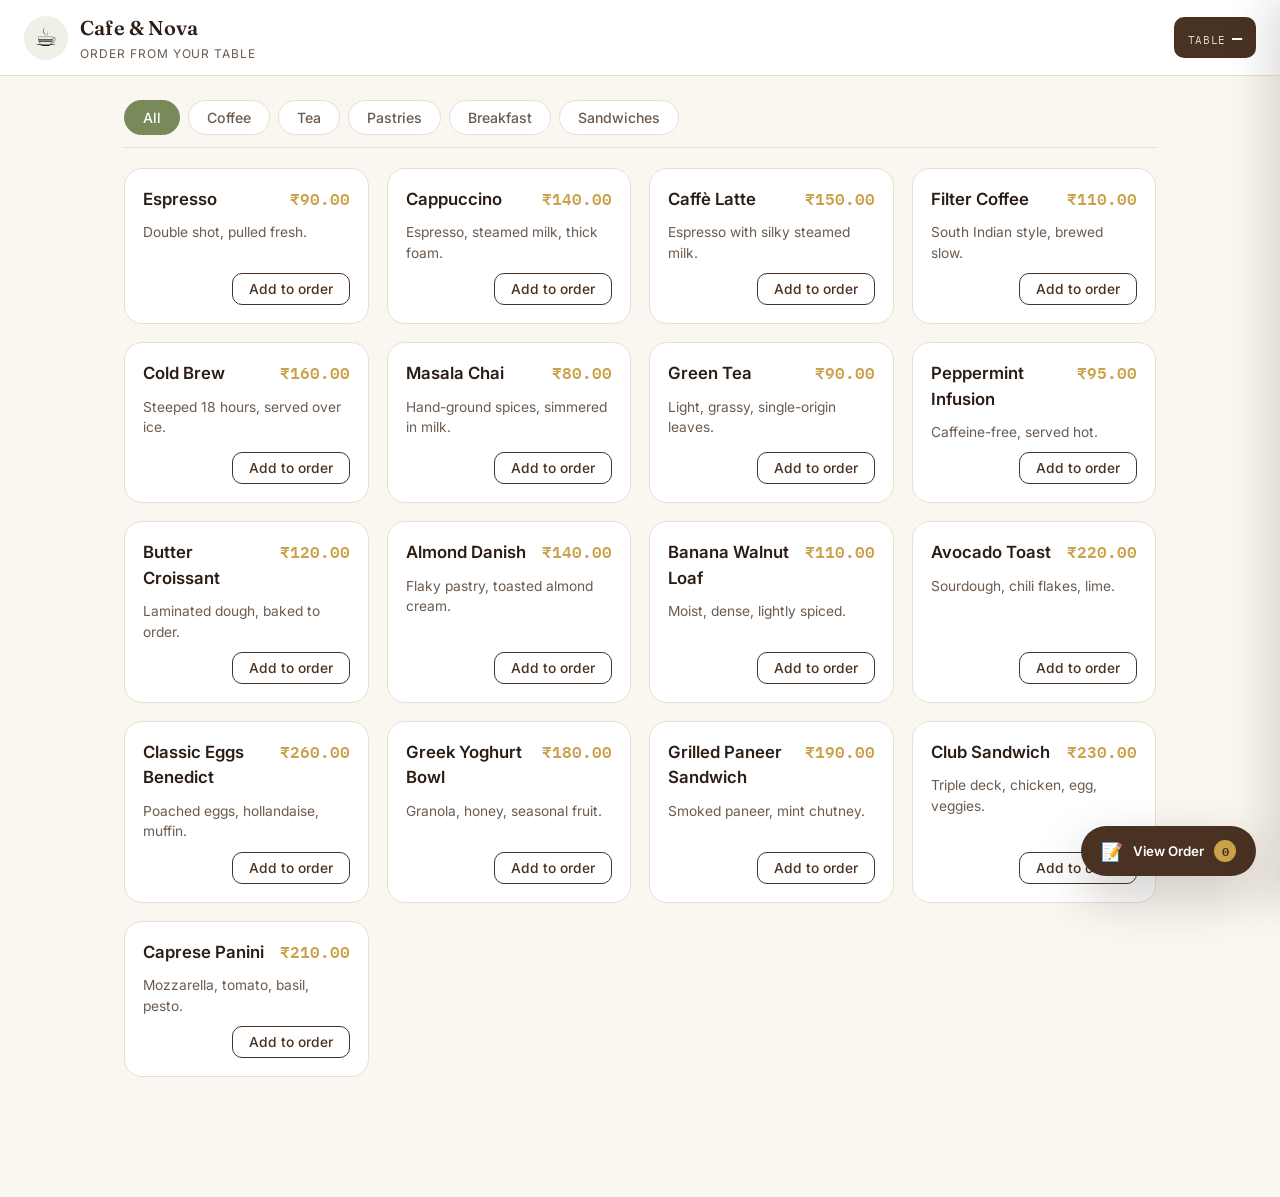
<file: frontend/index.html>
<!DOCTYPE html>
<html lang="en">
<head>
  <meta charset="UTF-8" />
  <meta name="viewport" content="width=device-width, initial-scale=1.0" />
  <title>Cafe &amp; Nova — Table Order</title>

  <!-- Google Fonts: Fraunces (display), Inter (body), IBM Plex Mono (ticket/data) -->
  <link rel="preconnect" href="https://fonts.googleapis.com" />
  <link rel="preconnect" href="https://fonts.gstatic.com" crossorigin />
  <link
    href="https://fonts.googleapis.com/css2?family=Fraunces:opsz,wght@9..144,400;9..144,600;9..144,700&family=Inter:wght@400;500;600&family=IBM+Plex+Mono:wght@400;500;600&display=swap"
    rel="stylesheet"
  />

  <link rel="stylesheet" href="css/nova.css" />
</head>
<body>

  <!-- ===================== HEADER ===================== -->
  <header class="site-header">
    <div class="brand">
      <span class="brand-mark" aria-hidden="true">&#9749;</span>
      <div class="brand-text">
        <h1 class="brand-name">Cafe &amp; Nova</h1>
        <p class="brand-tagline">order from your table</p>
      </div>
    </div>
    <div class="table-badge" id="tableBadge">
      <span class="table-badge-label">Table</span>
      <span class="table-badge-number" id="tableBadgeNumber">—</span>
    </div>
  </header>

  <!-- ===================== MAIN MENU ===================== -->
  <main class="app">
    <!-- Category filter tabs are generated by script.js -->
    <nav class="category-tabs" id="categoryTabs" aria-label="Menu categories"></nav>

    <!-- Menu items are rendered here by script.js -->
    <section class="menu-grid" id="menuGrid" aria-label="Menu items"></section>
  </main>

  <!-- Floating button that opens the cart drawer -->
  <button class="cart-fab" id="cartFab" aria-label="Open cart" type="button">
    <span class="cart-fab-icon" aria-hidden="true">&#128221;</span>
    <span class="cart-fab-text">View Order</span>
    <span class="cart-fab-count" id="cartCount">0</span>
  </button>

  <!-- Dimmed backdrop shown behind the open cart drawer -->
  <div class="drawer-overlay" id="drawerOverlay"></div>

  <!-- ===================== CART / ORDER TICKET DRAWER ===================== -->
  <aside class="cart-drawer" id="cartDrawer" aria-label="Your order">
    <div class="cart-drawer-inner">

      <div class="cart-header">
        <h2>Your Order</h2>
        <button class="cart-close" id="cartClose" aria-label="Close cart" type="button">&times;</button>
      </div>

      <!-- The "ticket" is the signature visual: a kitchen-order-style receipt -->
      <div class="ticket">
        <div class="ticket-items" id="ticketItems">
          <!-- Empty state or line items injected by script.js -->
        </div>

        <div class="ticket-perforation" aria-hidden="true"></div>

        <div class="ticket-total-row">
          <span class="ticket-total-label">Total</span>
          <span class="ticket-total-value" id="ticketTotal">₹0.00</span>
        </div>
      </div>

      <!-- Customer details + place order -->
      <form class="customer-form" id="customerForm" novalidate>
        <div class="field">
          <label for="customerName">Name</label>
          <input type="text" id="customerName" name="customer" placeholder="Your name" required />
        </div>

        <div class="field">
          <label for="customerPhone">Phone</label>
          <input type="tel" id="customerPhone" name="phone" placeholder="10-digit phone number" required />
        </div>

        <div class="field">
          <label for="customerTable">Table</label>
          <input type="text" id="customerTable" name="table" placeholder="Table number" required />
        </div>

        <div class="field">
          <label for="customerInstructions">Instructions <span class="field-optional">(optional)</span></label>
          <textarea id="customerInstructions" name="instructions" rows="2" placeholder="e.g. less spicy, no onions"></textarea>
        </div>

        <p class="form-error" id="formError" role="alert"></p>

        <button type="submit" class="place-order-btn" id="placeOrderBtn">
          Place Order &mdash; <span id="placeOrderTotal">₹0.00</span>
        </button>
      </form>

    </div>
  </aside>

  <!-- ===================== ORDER CONFIRMATION ===================== -->
  <div class="confirmation-screen" id="confirmationScreen" aria-live="polite">
    <div class="confirmation-ticket">
      <p class="confirmation-eyebrow">order confirmed</p>
      <div class="confirmation-stamp" id="confirmationStamp">#0000</div>
      <h2 class="confirmation-heading">Thanks, <span id="confirmationName">friend</span>!</h2>
      <p class="confirmation-sub">Your order is headed to the kitchen for table <strong id="confirmationTable">—</strong>.</p>

      <div class="confirmation-items" id="confirmationItems"></div>
      <div class="ticket-perforation" aria-hidden="true"></div>
      <div class="ticket-total-row">
        <span class="ticket-total-label">Total Paid at Counter</span>
        <span class="ticket-total-value" id="confirmationTotal">₹0.00</span>
      </div>

      <button class="new-order-btn" id="newOrderBtn" type="button">Start a New Order</button>
    </div>
  </div>

  <script src="js/cafenova.js"></script>
</body>
</html>
</file>
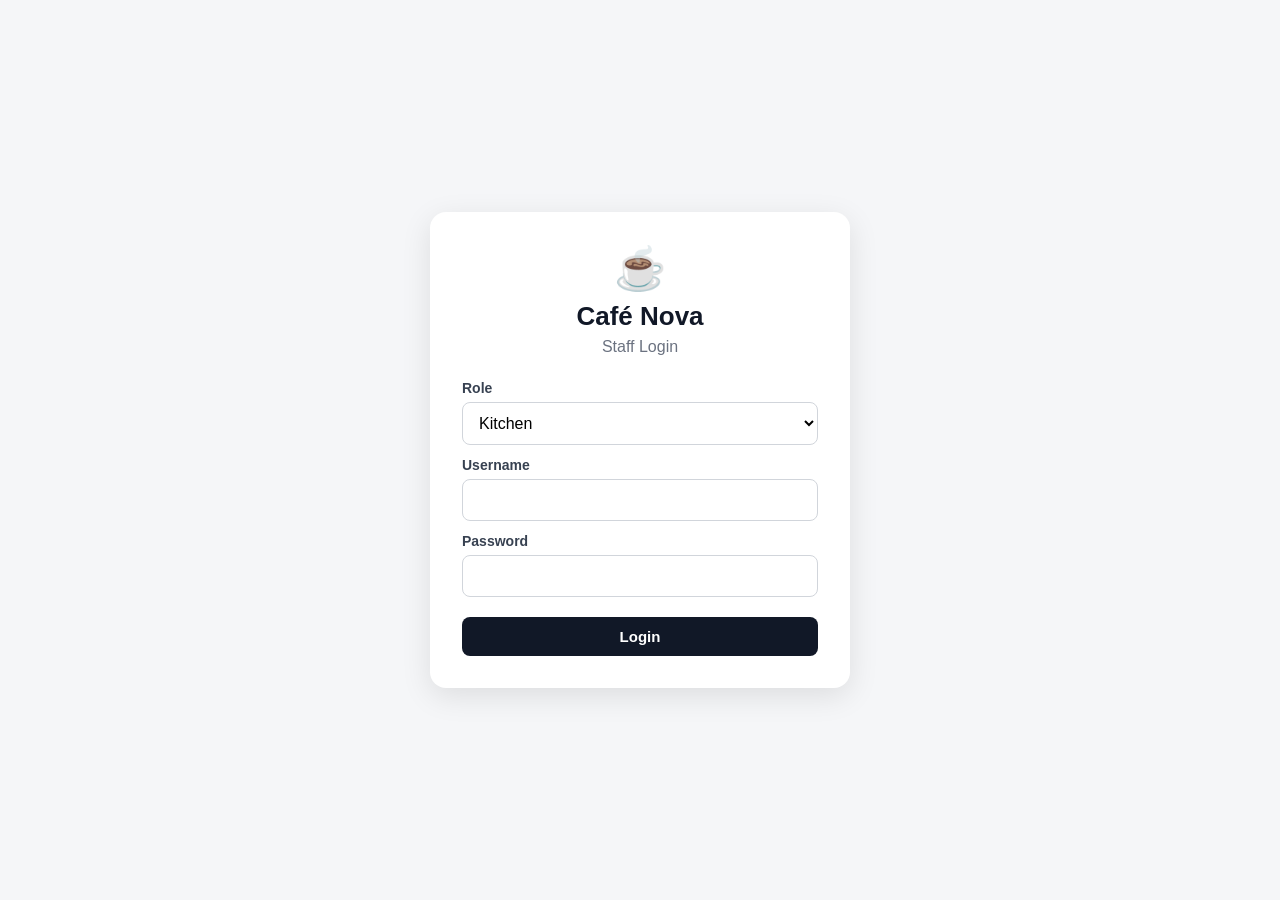
<file: frontend/admin/index.html>
<!DOCTYPE html>
<html lang="en">
<head>
    <meta charset="UTF-8">
    <meta name="viewport" content="width=device-width, initial-scale=1.0">

    <title>Café Nova — Kitchen Dashboard</title>

    <link rel="stylesheet" href="admin.css">
</head>

<body>

    <!-- Staff Login -->
    <section id="loginScreen" class="login-screen">
        <div class="login-card">
            <div class="login-brand">☕</div>
            <h1>Café Nova</h1>
            <p>Staff Login</p>

            <form id="loginForm">
                <label for="loginRole">Role</label>
                <select id="loginRole" required>
                    <option value="kitchen">Kitchen</option>
                    <option value="manager">Manager</option>
                </select>

                <label for="loginUsername">Username</label>
                <input id="loginUsername" type="text" autocomplete="username" required>

                <label for="loginPassword">Password</label>
                <input id="loginPassword" type="password" autocomplete="current-password" required>

                <button type="submit" class="login-btn">Login</button>
                <p id="loginError" class="login-error hidden">Invalid login details.</p>
            </form>
        </div>
    </section>

    <div id="dashboard" class="hidden">

    <header class="dashboard-header">
        <div>
            <h1>☕ Café Nova</h1>
            <p>Kitchen Dashboard</p>
        </div>

        <div class="header-right">
            <span id="connectionStatus" class="status offline">
                Connecting...
            </span>

            <button id="refreshBtn">
                ↻ Refresh
            </button>

            <button id="logoutBtn" class="logout-btn">
                Logout
            </button>
        </div>
    </header>


    <main class="dashboard-container">

        <!-- Dashboard Statistics -->

        <section class="stats">

            <div class="stat-card">
                <span class="stat-label">Pending</span>
                <strong id="pendingCount">0</strong>
            </div>

            <div class="stat-card">
                <span class="stat-label">Preparing</span>
                <strong id="preparingCount">0</strong>
            </div>

            <div class="stat-card">
                <span class="stat-label">Ready</span>
                <strong id="readyCount">0</strong>
            </div>

            <div class="stat-card">
                <span class="stat-label">Completed</span>
                <strong id="completedCount">0</strong>
            </div>

        </section>


        <!-- Orders -->

        <section class="orders-section">

            <div class="section-header">
                <div>
                    <h2>Orders</h2>
                    <p>Manage incoming café orders</p>
                </div>

                <span id="lastUpdated">
                    Not updated yet
                </span>
            </div>


            <!-- Loading -->

            <div id="loadingMessage" class="message">
                Loading orders...
            </div>


            <!-- Error -->

            <div id="errorMessage" class="message error hidden">
                Unable to load orders.
            </div>


            <!-- Empty -->

            <div id="emptyMessage" class="message hidden">
                No orders found.
            </div>


            <!-- Order list -->

            <div id="ordersContainer" class="orders-container">
                <!-- Orders will be inserted by admin.js -->
            </div>

        </section>

    </main>


    </div>

    <script src="admin.js"></script>

</body>
</html>
</file>
<file: frontend/css/nova.css>
/* =========================================================================
   THE WREN & BEAN — TABLE ORDERING STYLES
   Design tokens live in :root so the whole theme can be re-tuned in one
   place. Layout uses plain flexbox/grid — no CSS framework.
   ========================================================================= */

:root {
  /* ---- Color palette ---- */
  --color-bg: #faf6f0;          /* warm parchment page background */
  --color-surface: #ffffff;      /* cards, drawer, ticket */
  --color-surface-soft: #fff9f1; /* subtle raised surfaces */
  --color-ink: #2b1d14;          /* primary text — deep espresso */
  --color-ink-soft: #6b5b4f;     /* secondary text */
  --color-primary: #4a3222;      /* buttons — roasted coffee */
  --color-primary-hover: #3a2718;
  --color-accent: #78895a;       /* sage — active states */
  --color-accent-soft: #eef1e6;
  --color-gold: #c9a24b;         /* prices, stamp, highlights */
  --color-border: #e8dfd3;
  --color-error: #b23a34;

  /* ---- Type ---- */
  --font-display: "Fraunces", Georgia, serif;
  --font-body: "Inter", system-ui, sans-serif;
  --font-mono: "IBM Plex Mono", "Courier New", monospace;

  /* ---- Layout ---- */
  --radius-md: 10px;
  --radius-lg: 18px;
  --shadow-soft: 0 8px 24px rgba(43, 29, 20, 0.08);
  --shadow-lifted: 0 20px 50px rgba(43, 29, 20, 0.22);
  --cart-width: 400px;
  --header-height: 76px;
}

/* ---- Reset ---- */
* { box-sizing: border-box; }
html, body { margin: 0; padding: 0; }
body {
  background: var(--color-bg);
  color: var(--color-ink);
  font-family: var(--font-body);
  line-height: 1.5;
  -webkit-font-smoothing: antialiased;
}
h1, h2, h3 { font-family: var(--font-display); margin: 0; }
button { font-family: inherit; cursor: pointer; }
input, textarea { font-family: inherit; font-size: 1rem; }
:focus-visible { outline: 2px solid var(--color-accent); outline-offset: 2px; }

/* =========================================================================
   HEADER
   ========================================================================= */
.site-header {
  position: sticky;
  top: 0;
  z-index: 20;
  height: var(--header-height);
  display: flex;
  align-items: center;
  justify-content: space-between;
  padding: 0 24px;
  background: var(--color-surface);
  border-bottom: 1px solid var(--color-border);
}
.brand { display: flex; align-items: center; gap: 12px; }
.brand-mark {
  font-size: 1.6rem;
  width: 44px;
  height: 44px;
  display: grid;
  place-items: center;
  background: var(--color-accent-soft);
  border-radius: 50%;
}
.brand-name { font-size: 1.25rem; font-weight: 600; letter-spacing: 0.01em; }
.brand-tagline {
  margin: 2px 0 0;
  font-size: 0.75rem;
  color: var(--color-ink-soft);
  text-transform: uppercase;
  letter-spacing: 0.08em;
}
.table-badge {
  display: flex;
  align-items: baseline;
  gap: 6px;
  font-family: var(--font-mono);
  background: var(--color-primary);
  color: var(--color-surface);
  padding: 8px 14px;
  border-radius: var(--radius-md);
}
.table-badge-label { font-size: 0.7rem; opacity: 0.8; text-transform: uppercase; letter-spacing: 0.06em; }
.table-badge-number { font-size: 1.05rem; font-weight: 600; }

/* =========================================================================
   MENU
   ========================================================================= */
.app { max-width: 1080px; margin: 0 auto; padding: 24px 24px 120px; }

.category-tabs {
  display: flex;
  gap: 8px;
  overflow-x: auto;
  padding-bottom: 12px;
  margin-bottom: 20px;
  border-bottom: 1px solid var(--color-border);
  scrollbar-width: none;
}
.category-tabs::-webkit-scrollbar { display: none; }
.category-tab {
  flex: none;
  padding: 8px 18px;
  border: 1px solid var(--color-border);
  background: var(--color-surface);
  color: var(--color-ink-soft);
  border-radius: 999px;
  font-size: 0.88rem;
  font-weight: 500;
  transition: background 0.15s ease, color 0.15s ease, border-color 0.15s ease;
}
.category-tab:hover { border-color: var(--color-accent); }
.category-tab.is-active {
  background: var(--color-accent);
  border-color: var(--color-accent);
  color: var(--color-surface);
}

.menu-grid {
  display: grid;
  grid-template-columns: repeat(auto-fill, minmax(240px, 1fr));
  gap: 18px;
}

.menu-card {
  background: var(--color-surface);
  border: 1px solid var(--color-border);
  border-radius: var(--radius-lg);
  padding: 18px;
  display: flex;
  flex-direction: column;
  gap: 10px;
  transition: box-shadow 0.15s ease, transform 0.15s ease;
}
.menu-card:hover { box-shadow: var(--shadow-soft); transform: translateY(-2px); }

.menu-card-top { display: flex; justify-content: space-between; align-items: flex-start; gap: 8px; }
.menu-card-name { font-size: 1.05rem; font-weight: 600; }
.menu-card-price {
  font-family: var(--font-mono);
  color: var(--color-gold);
  font-weight: 600;
  white-space: nowrap;
}
.menu-card-desc {
  font-size: 0.86rem;
  color: var(--color-ink-soft);
  flex: 1;
  margin: 0;
}

.menu-card-footer { display: flex; align-items: center; justify-content: flex-end; }

/* "Add" button and the quantity stepper that replaces it once an item is in the cart */
.add-btn {
  border: 1px solid var(--color-primary);
  background: transparent;
  color: var(--color-primary);
  padding: 7px 16px;
  border-radius: var(--radius-md);
  font-weight: 500;
  font-size: 0.86rem;
  transition: background 0.15s ease, color 0.15s ease;
}
.add-btn:hover { background: var(--color-primary); color: var(--color-surface); }

.qty-stepper {
  display: flex;
  align-items: center;
  gap: 10px;
  background: var(--color-primary);
  border-radius: var(--radius-md);
  padding: 4px 6px;
}
.qty-stepper button {
  width: 26px;
  height: 26px;
  border: none;
  border-radius: 6px;
  background: rgba(255, 255, 255, 0.12);
  color: var(--color-surface);
  font-size: 1rem;
  line-height: 1;
  display: grid;
  place-items: center;
}
.qty-stepper button:hover { background: rgba(255, 255, 255, 0.25); }
.qty-stepper .qty-value {
  color: var(--color-surface);
  font-family: var(--font-mono);
  min-width: 16px;
  text-align: center;
  font-size: 0.9rem;
}

/* =========================================================================
   FLOATING CART BUTTON
   ========================================================================= */
.cart-fab {
  position: fixed;
  right: 24px;
  bottom: 24px;
  z-index: 25;
  display: flex;
  align-items: center;
  gap: 10px;
  background: var(--color-primary);
  color: var(--color-surface);
  border: none;
  padding: 14px 20px;
  border-radius: 999px;
  box-shadow: var(--shadow-lifted);
  font-weight: 600;
}
.cart-fab:hover { background: var(--color-primary-hover); }
.cart-fab-icon { font-size: 1.1rem; }
.cart-fab-count {
  background: var(--color-gold);
  color: var(--color-primary);
  font-family: var(--font-mono);
  font-size: 0.78rem;
  font-weight: 700;
  min-width: 22px;
  height: 22px;
  border-radius: 999px;
  display: grid;
  place-items: center;
  padding: 0 4px;
}

/* =========================================================================
   CART DRAWER (slides in from the right on desktop, up from the bottom on mobile)
   ========================================================================= */
.drawer-overlay {
  position: fixed;
  inset: 0;
  background: rgba(43, 29, 20, 0.45);
  opacity: 0;
  pointer-events: none;
  transition: opacity 0.2s ease;
  z-index: 30;
}
.drawer-overlay.is-open { opacity: 1; pointer-events: auto; }

.cart-drawer {
  position: fixed;
  top: 0;
  right: 0;
  height: 100%;
  width: var(--cart-width);
  max-width: 92vw;
  background: var(--color-surface);
  z-index: 31;
  transform: translateX(100%);
  transition: transform 0.25s ease;
  box-shadow: -12px 0 40px rgba(43, 29, 20, 0.15);
  display: flex;
}
.cart-drawer.is-open { transform: translateX(0); }
.cart-drawer-inner {
  width: 100%;
  display: flex;
  flex-direction: column;
  padding: 20px 22px 24px;
  overflow-y: auto;
}

.cart-header { display: flex; align-items: center; justify-content: space-between; margin-bottom: 14px; }
.cart-close {
  border: none;
  background: var(--color-accent-soft);
  width: 32px;
  height: 32px;
  border-radius: 50%;
  font-size: 1.2rem;
  line-height: 1;
  color: var(--color-ink);
}

/* ---- The "kitchen ticket" — this is the page's signature element ---- */
.ticket {
  background: var(--color-surface-soft);
  border: 1px dashed var(--color-border);
  border-radius: var(--radius-md);
  padding: 16px 16px 4px;
  font-family: var(--font-mono);
  margin-bottom: 18px;
}
.ticket-items { display: flex; flex-direction: column; gap: 10px; }

.ticket-empty {
  color: var(--color-ink-soft);
  font-size: 0.86rem;
  text-align: center;
  padding: 18px 0;
}

.ticket-item { display: flex; flex-direction: column; gap: 4px; }
.ticket-item-row {
  display: flex;
  align-items: baseline;
  gap: 6px;
}
.ticket-item-name { font-size: 0.88rem; white-space: nowrap; }
.ticket-item-leader {
  flex: 1;
  border-bottom: 1px dotted var(--color-border);
  margin: 0 2px 3px;
}
.ticket-item-price { font-size: 0.88rem; font-weight: 600; white-space: nowrap; }

.ticket-item-controls {
  display: flex;
  align-items: center;
  gap: 8px;
  color: var(--color-ink-soft);
}
.ticket-item-controls button {
  width: 22px;
  height: 22px;
  border-radius: 6px;
  border: 1px solid var(--color-border);
  background: var(--color-surface);
  display: grid;
  place-items: center;
  font-size: 0.9rem;
}
.ticket-item-controls button:hover { border-color: var(--color-accent); color: var(--color-accent); }
.ticket-item-controls .qty-value { font-size: 0.82rem; min-width: 14px; text-align: center; }
.ticket-item-remove {
  margin-left: auto;
  border: none;
  background: none;
  color: var(--color-error);
  font-size: 0.78rem;
  text-decoration: underline;
}

/* Perforated tear line between line-items and the total, evoking a torn receipt */
.ticket-perforation {
  position: relative;
  height: 1px;
  margin: 12px -16px 10px;
  background: repeating-linear-gradient(
    to right,
    var(--color-border) 0,
    var(--color-border) 6px,
    transparent 6px,
    transparent 12px
  );
}
.ticket-perforation::before,
.ticket-perforation::after {
  content: "";
  position: absolute;
  top: -7px;
  width: 14px;
  height: 14px;
  border-radius: 50%;
  background: var(--color-surface);
}
.ticket-perforation::before { left: -7px; }
.ticket-perforation::after { right: -7px; }

.ticket-total-row {
  display: flex;
  justify-content: space-between;
  align-items: center;
  padding-bottom: 14px;
  font-family: var(--font-mono);
}
.ticket-total-label { font-size: 0.8rem; text-transform: uppercase; letter-spacing: 0.06em; color: var(--color-ink-soft); }
.ticket-total-value { font-size: 1.15rem; font-weight: 700; color: var(--color-primary); }

/* ---- Customer form ---- */
.customer-form { display: flex; flex-direction: column; gap: 12px; }
.field { display: flex; flex-direction: column; gap: 5px; }
.field label { font-size: 0.82rem; font-weight: 500; color: var(--color-ink-soft); }
.field-optional { font-weight: 400; opacity: 0.75; }
.field input,
.field textarea {
  border: 1px solid var(--color-border);
  border-radius: var(--radius-md);
  padding: 10px 12px;
  background: var(--color-surface);
  color: var(--color-ink);
  resize: vertical;
}
.field input:focus,
.field textarea:focus { border-color: var(--color-accent); }

.form-error {
  display: none;
  color: var(--color-error);
  background: #fbeceb;
  border-radius: var(--radius-md);
  padding: 8px 12px;
  font-size: 0.82rem;
  margin: 0;
}
.form-error.is-visible { display: block; }

.place-order-btn {
  margin-top: 6px;
  border: none;
  background: var(--color-primary);
  color: var(--color-surface);
  padding: 13px 16px;
  border-radius: var(--radius-md);
  font-weight: 600;
  font-size: 0.95rem;
  transition: background 0.15s ease;
}
.place-order-btn:hover { background: var(--color-primary-hover); }
.place-order-btn:disabled { opacity: 0.6; cursor: not-allowed; }

/* =========================================================================
   ORDER CONFIRMATION SCREEN
   ========================================================================= */
.confirmation-screen {
  position: fixed;
  inset: 0;
  z-index: 40;
  background: rgba(43, 29, 20, 0.55);
  display: none;
  align-items: center;
  justify-content: center;
  padding: 20px;
}
.confirmation-screen.is-open { display: flex; }

.confirmation-ticket {
  background: var(--color-surface);
  border-radius: var(--radius-lg);
  padding: 32px 28px 24px;
  width: 100%;
  max-width: 380px;
  text-align: center;
  box-shadow: var(--shadow-lifted);
  max-height: 90vh;
  overflow-y: auto;
}
.confirmation-eyebrow {
  font-family: var(--font-mono);
  font-size: 0.72rem;
  letter-spacing: 0.14em;
  text-transform: uppercase;
  color: var(--color-ink-soft);
  margin: 0 0 8px;
}
.confirmation-stamp {
  display: inline-block;
  font-family: var(--font-mono);
  font-weight: 700;
  font-size: 1.4rem;
  color: var(--color-gold);
  border: 2px solid var(--color-gold);
  border-radius: 999px;
  padding: 6px 18px;
  transform: rotate(-4deg);
  margin-bottom: 14px;
}
.confirmation-heading { font-size: 1.3rem; margin-bottom: 6px; }
.confirmation-sub { color: var(--color-ink-soft); font-size: 0.9rem; margin: 0 0 18px; }

.confirmation-items {
  font-family: var(--font-mono);
  text-align: left;
  display: flex;
  flex-direction: column;
  gap: 6px;
}
.confirmation-items .ticket-item-row { font-size: 0.85rem; }

.new-order-btn {
  margin-top: 18px;
  width: 100%;
  border: 1px solid var(--color-primary);
  background: transparent;
  color: var(--color-primary);
  padding: 12px 16px;
  border-radius: var(--radius-md);
  font-weight: 600;
}
.new-order-btn:hover { background: var(--color-primary); color: var(--color-surface); }

/* =========================================================================
   RESPONSIVE
   ========================================================================= */
@media (max-width: 720px) {
  .site-header { padding: 0 16px; }
  .brand-name { font-size: 1.1rem; }
  .app { padding: 18px 16px 120px; }

  .cart-fab-text { display: none; }
  .cart-fab { right: 16px; bottom: 16px; padding: 14px; }

  /* Cart becomes a bottom sheet instead of a right-hand drawer */
  .cart-drawer {
    right: 0;
    left: 0;
    top: auto;
    bottom: 0;
    width: 100%;
    max-width: 100%;
    height: 88vh;
    border-radius: 20px 20px 0 0;
    transform: translateY(100%);
  }
  .cart-drawer.is-open { transform: translateY(0); }
}

@media (prefers-reduced-motion: reduce) {
  * { transition-duration: 0.001ms !important; animation-duration: 0.001ms !important; }
}
</file>
<file: frontend/admin/admin.css>
* {
    box-sizing: border-box;
    margin: 0;
    padding: 0;
}

body {
    font-family: Arial, Helvetica, sans-serif;
    background: #f5f6f8;
    color: #1f2937;
    min-height: 100vh;
}

/* Header */

.dashboard-header {
    background: #111827;
    color: white;
    padding: 18px 32px;
    display: flex;
    justify-content: space-between;
    align-items: center;
    gap: 20px;
}

.dashboard-header h1 {
    font-size: 24px;
}

.dashboard-header p {
    color: #9ca3af;
    margin-top: 4px;
}

.header-right {
    display: flex;
    align-items: center;
    gap: 14px;
}

/* Connection status */

.status {
    padding: 7px 12px;
    border-radius: 20px;
    font-size: 13px;
    font-weight: 600;
}

.status.online {
    background: #dcfce7;
    color: #166534;
}

.status.offline {
    background: #fee2e2;
    color: #991b1b;
}

/* Refresh button */

#refreshBtn {
    border: none;
    background: white;
    color: #111827;
    padding: 9px 15px;
    border-radius: 7px;
    cursor: pointer;
    font-weight: 600;
}

#refreshBtn:hover {
    background: #e5e7eb;
}

/* Main */

.dashboard-container {
    max-width: 1200px;
    margin: 0 auto;
    padding: 30px 20px;
}

/* Statistics */

.stats {
    display: grid;
    grid-template-columns: repeat(4, 1fr);
    gap: 18px;
    margin-bottom: 30px;
}

.stat-card {
    background: white;
    border-radius: 12px;
    padding: 20px;
    box-shadow: 0 2px 8px rgba(0, 0, 0, 0.06);
}

.stat-label {
    display: block;
    color: #6b7280;
    font-size: 14px;
    margin-bottom: 8px;
}

.stat-card strong {
    font-size: 30px;
}

/* Orders section */

.orders-section {
    background: white;
    border-radius: 14px;
    padding: 25px;
    box-shadow: 0 2px 8px rgba(0, 0, 0, 0.06);
}

.section-header {
    display: flex;
    justify-content: space-between;
    align-items: center;
    margin-bottom: 22px;
    gap: 20px;
}

.section-header h2 {
    font-size: 22px;
}

.section-header p {
    color: #6b7280;
    margin-top: 5px;
}

#lastUpdated {
    color: #6b7280;
    font-size: 13px;
}

/* Orders */

.orders-container {
    display: grid;
    grid-template-columns: repeat(2, 1fr);
    gap: 18px;
}

.order-card {
    border: 1px solid #e5e7eb;
    border-radius: 12px;
    padding: 20px;
    background: #ffffff;
}

.order-card:hover {
    box-shadow: 0 4px 12px rgba(0, 0, 0, 0.08);
}

/* Order header */

.order-header {
    display: flex;
    justify-content: space-between;
    align-items: flex-start;
    margin-bottom: 15px;
}

.order-number {
    font-size: 18px;
    font-weight: 700;
}

.table-number {
    margin-top: 4px;
    color: #6b7280;
    font-size: 14px;
}

/* Order status */

.order-status {
    padding: 6px 10px;
    border-radius: 20px;
    font-size: 12px;
    font-weight: 700;
    text-transform: uppercase;
}

.status-pending {
    background: #fef3c7;
    color: #92400e;
}

.status-preparing {
    background: #dbeafe;
    color: #1e40af;
}

.status-ready {
    background: #dcfce7;
    color: #166534;
}

.status-completed {
    background: #e5e7eb;
    color: #374151;
}

/* Customer */

.customer-info {
    margin-bottom: 15px;
}

.customer-name {
    font-weight: 600;
}

.customer-phone {
    color: #6b7280;
    font-size: 13px;
    margin-top: 3px;
}

/* Items */

.order-items {
    border-top: 1px solid #e5e7eb;
    border-bottom: 1px solid #e5e7eb;
    padding: 12px 0;
    margin-bottom: 12px;
}

.order-item {
    display: flex;
    justify-content: space-between;
    gap: 15px;
    padding: 5px 0;
    font-size: 14px;
}

.item-name {
    color: #374151;
}

.item-qty {
    font-weight: 600;
}

/* Instructions */

.instructions {
    background: #fff7ed;
    border-radius: 7px;
    padding: 10px;
    margin-bottom: 14px;
    font-size: 13px;
    color: #9a3412;
}

.instructions strong {
    display: block;
    margin-bottom: 3px;
}

/* Total */

.order-total {
    display: flex;
    justify-content: space-between;
    font-weight: 700;
    font-size: 16px;
    margin-bottom: 15px;
}

/* Buttons */

.order-actions {
    display: flex;
    gap: 8px;
}

.order-actions button {
    flex: 1;
    border: none;
    border-radius: 7px;
    padding: 10px;
    cursor: pointer;
    font-weight: 600;
}

.btn-primary {
    background: #111827;
    color: white;
}

.btn-primary:hover {
    background: #374151;
}

.btn-success {
    background: #16a34a;
    color: white;
}

.btn-success:hover {
    background: #15803d;
}

.btn-secondary {
    background: #e5e7eb;
    color: #374151;
}

.btn-secondary:hover {
    background: #d1d5db;
}

/* Messages */

.message {
    text-align: center;
    padding: 40px 20px;
    color: #6b7280;
}

.message.error {
    color: #b91c1c;
}

.hidden {
    display: none !important;
}

/* Mobile */

@media (max-width: 800px) {

    .stats {
        grid-template-columns: repeat(2, 1fr);
    }

    .orders-container {
        grid-template-columns: 1fr;
    }

    .dashboard-header {
        padding: 16px 20px;
    }

    .dashboard-header h1 {
        font-size: 20px;
    }
}

@media (max-width: 500px) {

    .stats {
        grid-template-columns: 1fr 1fr;
        gap: 10px;
    }

    .stat-card {
        padding: 15px;
    }

    .stat-card strong {
        font-size: 24px;
    }

    .orders-section {
        padding: 16px;
    }

    .section-header {
        align-items: flex-start;
        flex-direction: column;
    }

    .header-right {
        gap: 7px;
    }

    .dashboard-header {
        flex-direction: column;
        align-items: flex-start;
    }
}

/* ---------------------------------------------------------
   STAFF LOGIN
--------------------------------------------------------- */

.login-screen {
    min-height: 100vh;
    display: flex;
    align-items: center;
    justify-content: center;
    padding: 20px;
    background: #f5f6f8;
}

.login-card {
    width: min(420px, 100%);
    background: white;
    border-radius: 16px;
    padding: 32px;
    box-shadow: 0 8px 30px rgba(0, 0, 0, 0.10);
}

.login-brand {
    font-size: 42px;
    text-align: center;
    margin-bottom: 8px;
}

.login-card h1 {
    text-align: center;
    font-size: 26px;
    color: #111827;
}

.login-card > p {
    text-align: center;
    color: #6b7280;
    margin: 6px 0 24px;
}

.login-card label {
    display: block;
    margin: 12px 0 6px;
    font-size: 14px;
    font-weight: 600;
    color: #374151;
}

.login-card input,
.login-card select {
    width: 100%;
    padding: 11px 12px;
    border: 1px solid #d1d5db;
    border-radius: 8px;
    font: inherit;
    background: white;
}

.login-card input:focus,
.login-card select:focus {
    outline: 2px solid #9ca3af;
    border-color: #6b7280;
}

.login-btn {
    width: 100%;
    margin-top: 20px;
    border: none;
    border-radius: 8px;
    padding: 11px;
    background: #111827;
    color: white;
    cursor: pointer;
    font-weight: 700;
    font-size: 15px;
}

.login-btn:hover {
    background: #374151;
}

.login-error {
    text-align: center;
    color: #b91c1c;
    font-size: 13px;
    margin-top: 10px;
}

.logout-btn {
    border: none;
    background: #374151;
    color: white;
    padding: 9px 15px;
    border-radius: 7px;
    cursor: pointer;
    font-weight: 600;
}

.logout-btn:hover {
    background: #4b5563;
}
</file>
